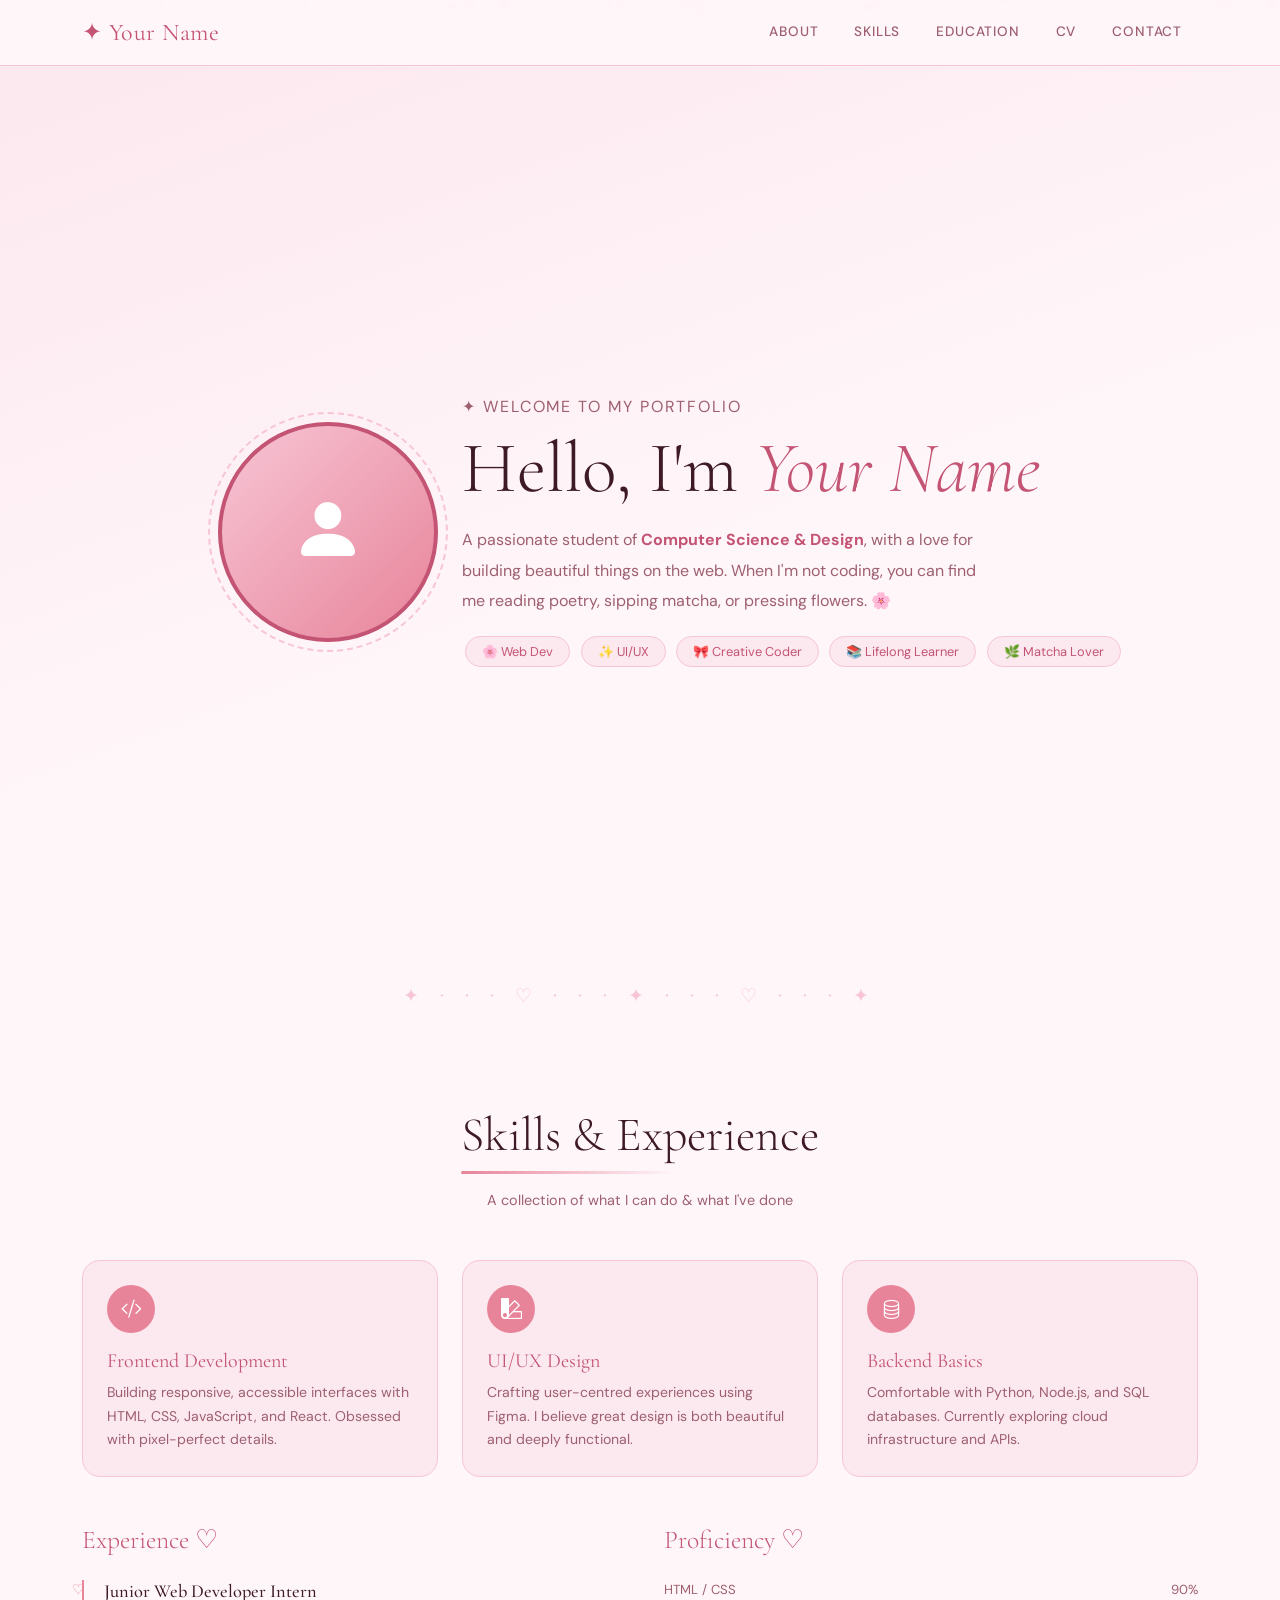
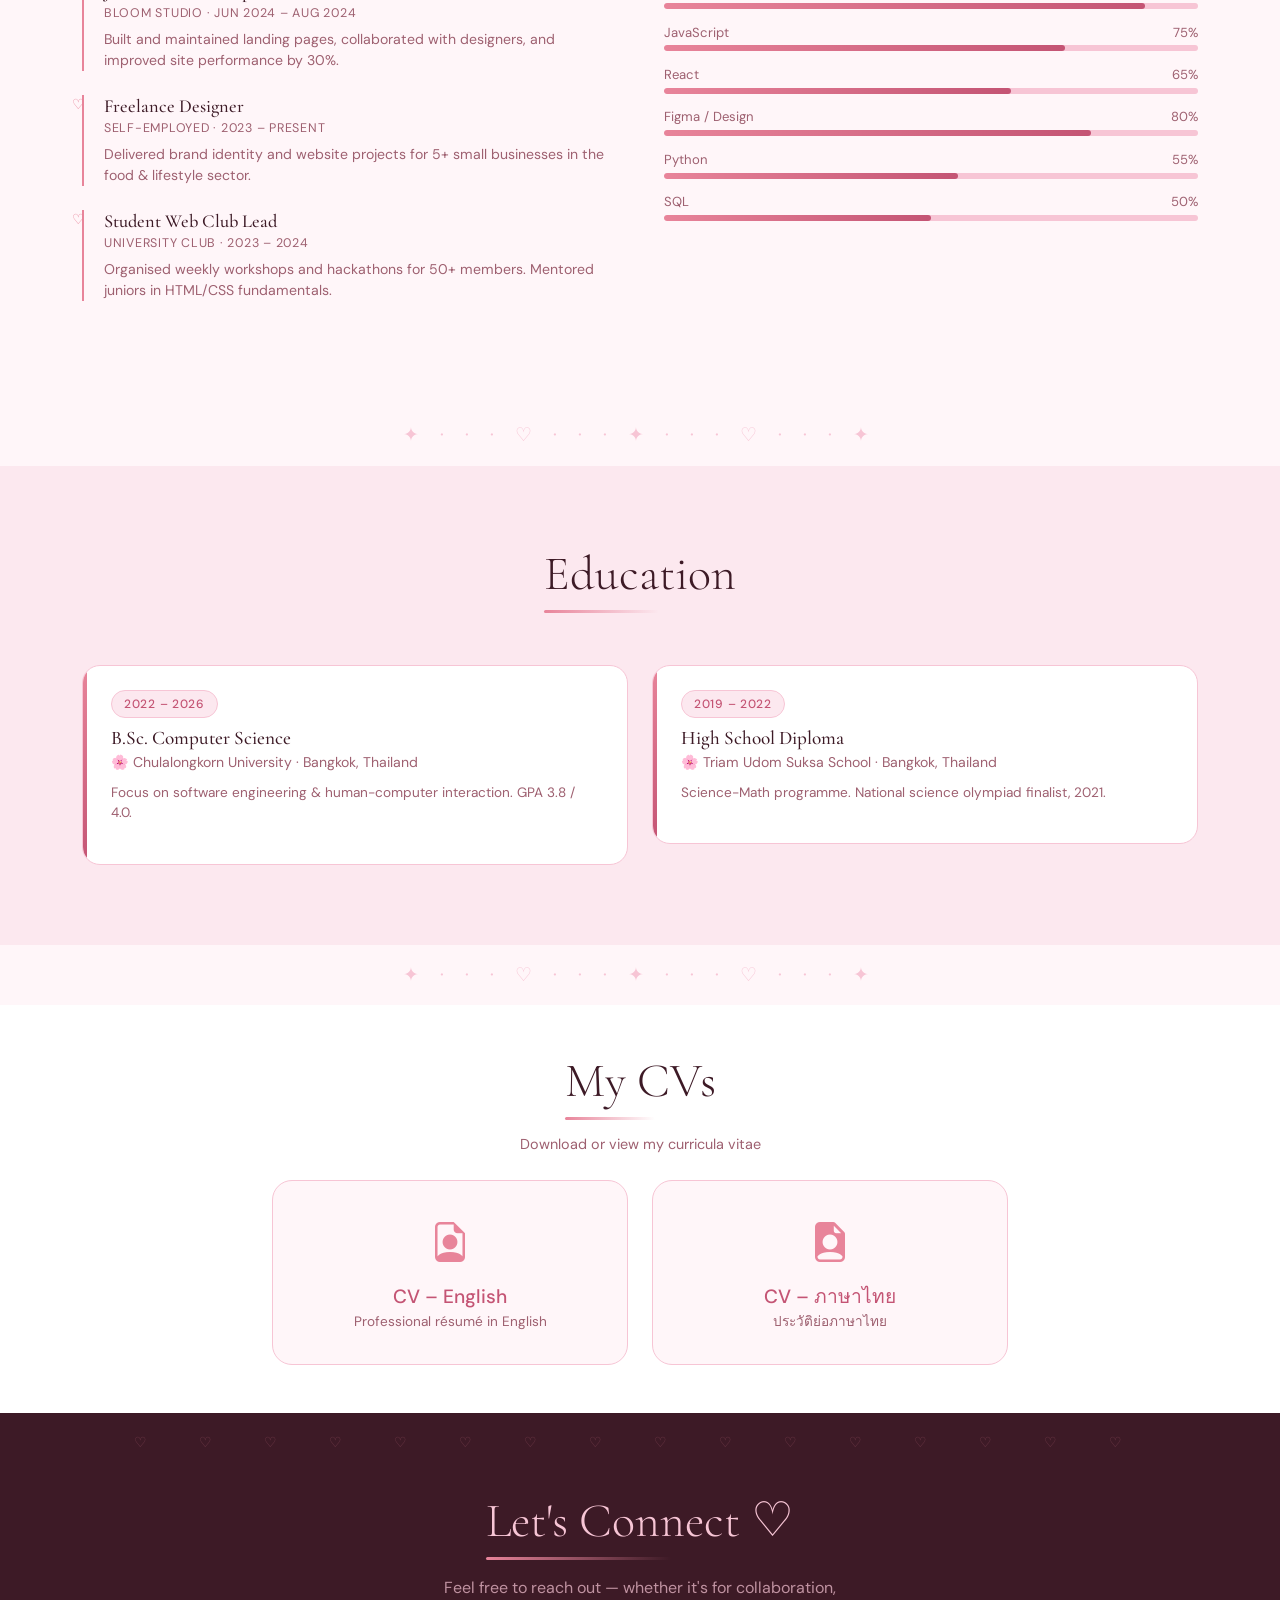
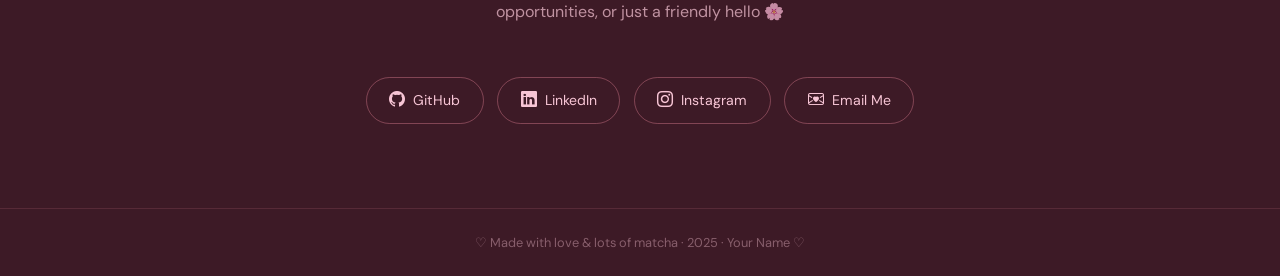
<file: rush/portfolio (2).html>
<!DOCTYPE html>
<html lang="en">
<head>
  <meta charset="UTF-8" />
  <meta name="viewport" content="width=device-width, initial-scale=1.0" />
  <title>My Portfolio ♡</title>
  <link href="https://cdn.jsdelivr.net/npm/bootstrap@5.3.3/dist/css/bootstrap.min.css" rel="stylesheet"/>
  <link href="https://fonts.googleapis.com/css2?family=Cormorant+Garamond:ital,wght@0,300;0,400;0,600;1,300;1,400&family=DM+Sans:wght@300;400;500&display=swap" rel="stylesheet"/>
  <link rel="stylesheet" href="https://cdn.jsdelivr.net/npm/bootstrap-icons@1.11.3/font/bootstrap-icons.min.css"/>
  <style>
    :root {
      --blush:    #f7c5d5;
      --rose:     #e8849a;
      --deep:     #c45474;
      --petal:    #fce8ef;
      --cream:    #fff6f9;
      --muted:    #9e6070;
      --dark:     #3d1a26;
      --ribbon:   #e07090;
    }

    * { box-sizing: border-box; }

    html { scroll-behavior: smooth; }

    body {
      font-family: 'DM Sans', sans-serif;
      background-color: var(--cream);
      color: var(--dark);
      cursor: url("data:image/svg+xml,%3Csvg xmlns='http://www.w3.org/2000/svg' width='20' height='20' viewBox='0 0 20 20'%3E%3Ccircle cx='10' cy='10' r='4' fill='%23e8849a' opacity='0.7'/%3E%3C/svg%3E") 10 10, auto;
    }

    h1, h2, h3, h4 {
      font-family: 'Cormorant Garamond', serif;
    }

    /* ── Bow decoration ── */
    .bow {
      display: inline-block;
      font-size: 1.4rem;
      line-height: 1;
    }

    /* ── Floating petals background ── */
    .petal-bg {
      position: fixed;
      inset: 0;
      pointer-events: none;
      z-index: 0;
      overflow: hidden;
    }
    .petal-bg span {
      position: absolute;
      width: 10px;
      height: 10px;
      background: var(--blush);
      border-radius: 0 60% 0 60%;
      opacity: 0.25;
      animation: floatPetal linear infinite;
    }
    @keyframes floatPetal {
      0%   { transform: translateY(-40px) rotate(0deg); opacity: 0; }
      10%  { opacity: 0.25; }
      90%  { opacity: 0.15; }
      100% { transform: translateY(110vh) rotate(360deg); opacity: 0; }
    }

    /* ── Navbar ── */
    .navbar {
      background: rgba(255,246,249,0.85) !important;
      backdrop-filter: blur(12px);
      border-bottom: 1.5px solid var(--blush);
      padding: 0.6rem 0;
    }
    .navbar-brand {
      font-family: 'Cormorant Garamond', serif;
      font-size: 1.5rem;
      color: var(--deep) !important;
      letter-spacing: 0.02em;
    }
    .nav-link {
      color: var(--muted) !important;
      font-size: 0.85rem;
      font-weight: 500;
      letter-spacing: 0.06em;
      text-transform: uppercase;
      padding: 0.4rem 1rem !important;
      position: relative;
      transition: color 0.2s;
    }
    .nav-link::after {
      content: '';
      position: absolute;
      bottom: 0; left: 50%; right: 50%;
      height: 1.5px;
      background: var(--rose);
      transition: left 0.25s, right 0.25s;
    }
    .nav-link:hover { color: var(--deep) !important; }
    .nav-link:hover::after { left: 1rem; right: 1rem; }
    .navbar-toggler { border-color: var(--blush); }
    .navbar-toggler-icon {
      background-image: url("data:image/svg+xml,%3csvg xmlns='http://www.w3.org/2000/svg' viewBox='0 0 30 30'%3e%3cpath stroke='%23c45474' stroke-linecap='round' stroke-miterlimit='10' stroke-width='2' d='M4 7h22M4 15h22M4 23h22'/%3e%3c/svg%3e");
    }

    /* ── Sections ── */
    section { position: relative; z-index: 1; }

    /* ── Hero / About ── */
    #about {
      min-height: 100vh;
      display: flex;
      align-items: center;
      padding: 6rem 0 4rem;
      background: linear-gradient(160deg, var(--petal) 0%, var(--cream) 55%);
    }
    .about-photo-wrap {
      position: relative;
      display: inline-block;
    }
    .about-photo-wrap::before {
      content: '';
      position: absolute;
      inset: -10px;
      border: 2px dashed var(--blush);
      border-radius: 50%;
      animation: spin 20s linear infinite;
    }
    @keyframes spin { to { transform: rotate(360deg); } }
    .about-photo {
      width: 220px;
      height: 220px;
      border-radius: 50%;
      object-fit: cover;
      border: 4px solid var(--rose);
      display: block;
    }
    .about-photo-placeholder {
      width: 220px;
      height: 220px;
      border-radius: 50%;
      background: linear-gradient(135deg, var(--blush), var(--rose));
      display: flex;
      align-items: center;
      justify-content: center;
      border: 4px solid var(--deep);
      font-size: 5rem;
      color: white;
    }
    .hero-title {
      font-size: clamp(2.8rem, 6vw, 4.5rem);
      font-weight: 300;
      line-height: 1.15;
      color: var(--dark);
    }
    .hero-title em {
      color: var(--deep);
      font-style: italic;
    }
    .hero-subtitle {
      font-family: 'DM Sans', sans-serif;
      font-size: 1rem;
      color: var(--muted);
      letter-spacing: 0.12em;
      text-transform: uppercase;
    }
    .tag-pill {
      display: inline-block;
      background: var(--petal);
      border: 1px solid var(--blush);
      color: var(--deep);
      border-radius: 50px;
      padding: 0.3rem 1rem;
      font-size: 0.8rem;
      margin: 0.2rem;
    }

    /* ── Divider ribbon ── */
    .ribbon-divider {
      text-align: center;
      padding: 1rem 0;
      font-size: 1.2rem;
      color: var(--blush);
      letter-spacing: 0.5rem;
      user-select: none;
    }

    /* ── Showcase ── */
    #showcase {
      padding: 5rem 0;
      background: var(--cream);
    }
    .section-heading {
      font-size: clamp(2rem, 4vw, 3rem);
      font-weight: 300;
      color: var(--dark);
      position: relative;
      display: inline-block;
      margin-bottom: 0.25rem;
    }
    .section-heading::after {
      content: '';
      display: block;
      height: 3px;
      width: 60%;
      background: linear-gradient(90deg, var(--rose), transparent);
      margin-top: 0.4rem;
      border-radius: 2px;
    }
    .skill-card {
      background: var(--petal);
      border: 1px solid var(--blush);
      border-radius: 18px;
      padding: 1.5rem;
      height: 100%;
      transition: transform 0.25s, box-shadow 0.25s;
    }
    .skill-card:hover {
      transform: translateY(-6px);
      box-shadow: 0 12px 32px rgba(228,132,154,0.18);
    }
    .skill-card .icon-wrap {
      width: 48px; height: 48px;
      border-radius: 50%;
      background: var(--rose);
      display: flex; align-items: center; justify-content: center;
      color: white;
      font-size: 1.3rem;
      margin-bottom: 1rem;
    }
    .skill-card h4 {
      font-size: 1.25rem;
      font-weight: 400;
      color: var(--deep);
      margin-bottom: 0.5rem;
    }
    .skill-card p {
      font-size: 0.88rem;
      color: var(--muted);
      line-height: 1.7;
      margin: 0;
    }
    .exp-item {
      border-left: 2px solid var(--rose);
      padding-left: 1.25rem;
      margin-bottom: 1.5rem;
      position: relative;
    }
    .exp-item::before {
      content: '♡';
      position: absolute;
      left: -0.75rem;
      top: 0;
      color: var(--rose);
      font-size: 0.85rem;
      line-height: 1.5;
    }
    .exp-item h5 {
      font-family: 'Cormorant Garamond', serif;
      font-size: 1.15rem;
      color: var(--dark);
      margin-bottom: 0.1rem;
    }
    .exp-item .role-meta {
      font-size: 0.78rem;
      color: var(--muted);
      letter-spacing: 0.06em;
      text-transform: uppercase;
      margin-bottom: 0.4rem;
    }
    .exp-item p {
      font-size: 0.88rem;
      color: var(--muted);
      margin: 0;
    }
    .progress-label {
      font-size: 0.82rem;
      color: var(--muted);
      margin-bottom: 0.2rem;
      display: flex;
      justify-content: space-between;
    }
    .progress {
      height: 6px;
      border-radius: 99px;
      background: var(--blush);
      margin-bottom: 0.85rem;
    }
    .progress-bar {
      background: linear-gradient(90deg, var(--rose), var(--deep));
      border-radius: 99px;
    }

    /* ── Education ── */
    #education {
      padding: 5rem 0;
      background: var(--petal);
    }
    .edu-card {
      background: white;
      border: 1px solid var(--blush);
      border-radius: 18px;
      padding: 1.5rem 1.75rem;
      position: relative;
      overflow: hidden;
    }
    .edu-card::before {
      content: '';
      position: absolute;
      top: 0; left: 0;
      width: 4px; height: 100%;
      background: linear-gradient(180deg, var(--rose), var(--deep));
    }
    .edu-card .year-badge {
      background: var(--petal);
      color: var(--deep);
      font-size: 0.75rem;
      font-weight: 500;
      letter-spacing: 0.06em;
      padding: 0.25rem 0.75rem;
      border-radius: 50px;
      border: 1px solid var(--blush);
      display: inline-block;
      margin-bottom: 0.6rem;
    }
    .edu-card h4 {
      font-size: 1.2rem;
      color: var(--dark);
      margin-bottom: 0.1rem;
    }
    .edu-card .school {
      font-size: 0.88rem;
      color: var(--muted);
    }

    /* ── Contact ── */
    #contact {
      padding: 5rem 0;
      background: var(--dark);
      position: relative;
      overflow: hidden;
    }
    #contact::before {
      content: '♡ ♡ ♡ ♡ ♡ ♡ ♡ ♡ ♡ ♡ ♡ ♡ ♡ ♡ ♡ ♡';
      position: absolute;
      top: 1.2rem;
      left: 0; right: 0;
      text-align: center;
      font-size: 0.9rem;
      color: var(--rose);
      opacity: 0.3;
      letter-spacing: 1.5rem;
    }
    #contact .section-heading { color: var(--blush); }
    #contact .section-heading::after { background: linear-gradient(90deg, var(--rose), transparent); }
    #contact p { color: var(--blush); opacity: 0.7; }
    .social-btn {
      display: inline-flex;
      align-items: center;
      gap: 0.5rem;
      background: transparent;
      border: 1px solid rgba(232,132,154,0.4);
      color: var(--blush);
      border-radius: 50px;
      padding: 0.65rem 1.4rem;
      font-size: 0.88rem;
      text-decoration: none;
      transition: background 0.22s, border-color 0.22s, color 0.22s;
      margin: 0.3rem;
    }
    .social-btn:hover {
      background: var(--rose);
      border-color: var(--rose);
      color: white;
    }
    .social-btn i { font-size: 1rem; }

    /* ── Footer ── */
    footer {
      background: var(--dark);
      border-top: 1px solid rgba(232,132,154,0.15);
      padding: 1.5rem 0;
      text-align: center;
      color: rgba(247,197,213,0.4);
      font-size: 0.8rem;
    }

    /* ── CV links section ── */
    #cv-links {
      padding: 3rem 0;
      background: white;
    }
    .cv-link-card {
      border: 1.5px solid var(--blush);
      border-radius: 20px;
      padding: 2rem;
      text-align: center;
      text-decoration: none;
      color: var(--dark);
      display: block;
      transition: all 0.25s;
      background: var(--cream);
    }
    .cv-link-card:hover {
      background: var(--petal);
      border-color: var(--rose);
      color: var(--dark);
      transform: translateY(-4px);
      box-shadow: 0 8px 24px rgba(228,132,154,0.2);
    }
    .cv-link-card .cv-icon {
      font-size: 2.5rem;
      color: var(--rose);
      margin-bottom: 0.75rem;
    }
    .cv-link-card h5 {
      font-size: 1.2rem;
      color: var(--deep);
      margin-bottom: 0.25rem;
    }
    .cv-link-card p {
      font-size: 0.85rem;
      color: var(--muted);
      margin: 0;
    }

    /* ── Animations on scroll ── */
    .fade-up {
      opacity: 0;
      transform: translateY(28px);
      transition: opacity 0.6s ease, transform 0.6s ease;
    }
    .fade-up.visible {
      opacity: 1;
      transform: none;
    }

    /* ── Responsive tweaks ── */
    @media (max-width: 767px) {
      #about { text-align: center; }
      .about-photo-wrap { margin-bottom: 2rem; }
      .exp-item::before { display: none; }
    }
  </style>
</head>
<body>

<!-- Floating petals -->
<div class="petal-bg" id="petals"></div>

<!-- ── NAVBAR ── -->
<nav class="navbar navbar-expand-lg sticky-top">
  <div class="container">
    <a class="navbar-brand" href="#about">✦ Your Name</a>
    <button class="navbar-toggler" type="button" data-bs-toggle="collapse" data-bs-target="#navMenu">
      <span class="navbar-toggler-icon"></span>
    </button>
    <div class="collapse navbar-collapse justify-content-end" id="navMenu">
      <ul class="navbar-nav gap-1">
        <li class="nav-item"><a class="nav-link" href="#about">About</a></li>
        <li class="nav-item"><a class="nav-link" href="#showcase">Skills</a></li>
        <li class="nav-item"><a class="nav-link" href="#education">Education</a></li>
        <li class="nav-item"><a class="nav-link" href="#cv-links">CV</a></li>
        <li class="nav-item"><a class="nav-link" href="#contact">Contact</a></li>
      </ul>
    </div>
  </div>
</nav>

<!-- ── ABOUT ── -->
<section id="about">
  <div class="container">
    <div class="row align-items-center gy-4">
      <div class="col-md-4 text-center text-md-end">
        <div class="about-photo-wrap d-inline-block">
          <!-- Replace src with your photo, or keep the placeholder -->
          <div class="about-photo-placeholder">
            <i class="bi bi-person-fill" style="font-size:4.5rem;color:white;"></i>
          </div>
          <!-- <img src="your-photo.jpg" alt="Your Name" class="about-photo"> -->
        </div>
      </div>
      <div class="col-md-8">
        <p class="hero-subtitle mb-2">✦ Welcome to my portfolio</p>
        <h1 class="hero-title mb-3">Hello, I'm <em>Your Name</em></h1>
        <p style="color:var(--muted);line-height:1.9;max-width:540px;">
          A passionate student of <strong style="color:var(--deep);">Computer Science &amp; Design</strong>,
          with a love for building beautiful things on the web. When I'm not coding,
          you can find me reading poetry, sipping matcha, or pressing flowers. 🌸
        </p>
        <div class="mt-3">
          <span class="tag-pill">🌸 Web Dev</span>
          <span class="tag-pill">✨ UI/UX</span>
          <span class="tag-pill">🎀 Creative Coder</span>
          <span class="tag-pill">📚 Lifelong Learner</span>
          <span class="tag-pill">🌿 Matcha Lover</span>
        </div>
      </div>
    </div>
  </div>
</section>

<div class="ribbon-divider">✦ · · · ♡ · · · ✦ · · · ♡ · · · ✦</div>

<!-- ── SHOWCASE ── -->
<section id="showcase">
  <div class="container">
    <div class="text-center mb-5 fade-up">
      <h2 class="section-heading">Skills &amp; Experience</h2>
      <p style="color:var(--muted);font-size:0.9rem;margin-top:0.75rem;">A collection of what I can do &amp; what I've done</p>
    </div>

    <!-- Skill cards -->
    <div class="row g-4 mb-5">
      <div class="col-md-4 fade-up">
        <div class="skill-card">
          <div class="icon-wrap"><i class="bi bi-code-slash"></i></div>
          <h4>Frontend Development</h4>
          <p>Building responsive, accessible interfaces with HTML, CSS, JavaScript, and React. Obsessed with pixel-perfect details.</p>
        </div>
      </div>
      <div class="col-md-4 fade-up">
        <div class="skill-card">
          <div class="icon-wrap"><i class="bi bi-palette2"></i></div>
          <h4>UI/UX Design</h4>
          <p>Crafting user-centred experiences using Figma. I believe great design is both beautiful and deeply functional.</p>
        </div>
      </div>
      <div class="col-md-4 fade-up">
        <div class="skill-card">
          <div class="icon-wrap"><i class="bi bi-database"></i></div>
          <h4>Backend Basics</h4>
          <p>Comfortable with Python, Node.js, and SQL databases. Currently exploring cloud infrastructure and APIs.</p>
        </div>
      </div>
    </div>

    <div class="row g-5">
      <!-- Experience timeline -->
      <div class="col-md-6 fade-up">
        <h3 style="font-size:1.6rem;font-weight:300;color:var(--deep);margin-bottom:1.5rem;">Experience ♡</h3>
        <div class="exp-item">
          <h5>Junior Web Developer Intern</h5>
          <div class="role-meta">Bloom Studio · Jun 2024 – Aug 2024</div>
          <p>Built and maintained landing pages, collaborated with designers, and improved site performance by 30%.</p>
        </div>
        <div class="exp-item">
          <h5>Freelance Designer</h5>
          <div class="role-meta">Self-employed · 2023 – Present</div>
          <p>Delivered brand identity and website projects for 5+ small businesses in the food & lifestyle sector.</p>
        </div>
        <div class="exp-item">
          <h5>Student Web Club Lead</h5>
          <div class="role-meta">University Club · 2023 – 2024</div>
          <p>Organised weekly workshops and hackathons for 50+ members. Mentored juniors in HTML/CSS fundamentals.</p>
        </div>
      </div>

      <!-- Skills progress bars -->
      <div class="col-md-6 fade-up">
        <h3 style="font-size:1.6rem;font-weight:300;color:var(--deep);margin-bottom:1.5rem;">Proficiency ♡</h3>
        <div class="progress-label"><span>HTML / CSS</span><span>90%</span></div>
        <div class="progress"><div class="progress-bar" style="width:90%"></div></div>

        <div class="progress-label"><span>JavaScript</span><span>75%</span></div>
        <div class="progress"><div class="progress-bar" style="width:75%"></div></div>

        <div class="progress-label"><span>React</span><span>65%</span></div>
        <div class="progress"><div class="progress-bar" style="width:65%"></div></div>

        <div class="progress-label"><span>Figma / Design</span><span>80%</span></div>
        <div class="progress"><div class="progress-bar" style="width:80%"></div></div>

        <div class="progress-label"><span>Python</span><span>55%</span></div>
        <div class="progress"><div class="progress-bar" style="width:55%"></div></div>

        <div class="progress-label"><span>SQL</span><span>50%</span></div>
        <div class="progress"><div class="progress-bar" style="width:50%"></div></div>
      </div>
    </div>
  </div>
</section>

<div class="ribbon-divider">✦ · · · ♡ · · · ✦ · · · ♡ · · · ✦</div>

<!-- ── EDUCATION ── -->
<section id="education">
  <div class="container">
    <div class="text-center mb-5 fade-up">
      <h2 class="section-heading">Education</h2>
    </div>
    <div class="row g-4">
      <div class="col-md-6 fade-up">
        <div class="edu-card">
          <span class="year-badge">2022 – 2026</span>
          <h4>B.Sc. Computer Science</h4>
          <div class="school">🌸 Chulalongkorn University · Bangkok, Thailand</div>
          <p style="font-size:0.85rem;color:var(--muted);margin-top:0.6rem;">
            Focus on software engineering &amp; human-computer interaction. GPA 3.8 / 4.0.
          </p>
        </div>
      </div>
      <div class="col-md-6 fade-up">
        <div class="edu-card">
          <span class="year-badge">2019 – 2022</span>
          <h4>High School Diploma</h4>
          <div class="school">🌸 Triam Udom Suksa School · Bangkok, Thailand</div>
          <p style="font-size:0.85rem;color:var(--muted);margin-top:0.6rem;">
            Science-Math programme. National science olympiad finalist, 2021.
          </p>
        </div>
      </div>
    </div>
  </div>
</section>

<div class="ribbon-divider">✦ · · · ♡ · · · ✦ · · · ♡ · · · ✦</div>

<!-- ── CV LINKS ── -->
<section id="cv-links">
  <div class="container">
    <div class="text-center mb-4 fade-up">
      <h2 class="section-heading">My CVs</h2>
      <p style="color:var(--muted);font-size:0.9rem;margin-top:0.6rem;">Download or view my curricula vitae</p>
    </div>
    <div class="row justify-content-center g-4">
      <div class="col-md-4 col-sm-6 fade-up">
        <a href="cv-english.pdf" class="cv-link-card">
          <div class="cv-icon"><i class="bi bi-file-earmark-person"></i></div>
          <h5>CV – English</h5>
          <p>Professional résumé in English</p>
        </a>
      </div>
      <div class="col-md-4 col-sm-6 fade-up">
        <a href="cv-thai.pdf" class="cv-link-card">
          <div class="cv-icon"><i class="bi bi-file-earmark-person-fill"></i></div>
          <h5>CV – ภาษาไทย</h5>
          <p>ประวัติย่อภาษาไทย</p>
        </a>
      </div>
    </div>
  </div>
</section>

<!-- ── CONTACT ── -->
<section id="contact">
  <div class="container position-relative" style="z-index:1;">
    <div class="text-center mb-5 fade-up">
      <h2 class="section-heading">Let's Connect ♡</h2>
      <p style="max-width:400px;margin:0.75rem auto 0;">
        Feel free to reach out — whether it's for collaboration, opportunities, or just a friendly hello 🌸
      </p>
    </div>
    <div class="text-center fade-up">
      <a href="https://github.com/yourusername" class="social-btn" target="_blank">
        <i class="bi bi-github"></i> GitHub
      </a>
      <a href="https://linkedin.com/in/yourusername" class="social-btn" target="_blank">
        <i class="bi bi-linkedin"></i> LinkedIn
      </a>
      <a href="https://instagram.com/yourusername" class="social-btn" target="_blank">
        <i class="bi bi-instagram"></i> Instagram
      </a>
      <a href="mailto:you@email.com" class="social-btn">
        <i class="bi bi-envelope-heart"></i> Email Me
      </a>
    </div>
  </div>
</section>

<!-- ── FOOTER ── -->
<footer>
  <p class="mb-0">♡ Made with love &amp; lots of matcha · 2025 · Your Name ♡</p>
</footer>

<script src="https://cdn.jsdelivr.net/npm/bootstrap@5.3.3/dist/js/bootstrap.bundle.min.js"></script>
<script>
  // Floating petals
  const petalContainer = document.getElementById('petals');
  for (let i = 0; i < 22; i++) {
    const p = document.createElement('span');
    p.style.cssText = `
      left: ${Math.random()*100}%;
      width: ${6 + Math.random()*10}px;
      height: ${6 + Math.random()*10}px;
      animation-duration: ${8 + Math.random()*14}s;
      animation-delay: ${Math.random()*12}s;
      opacity: ${0.1 + Math.random()*0.2};
      transform: rotate(${Math.random()*360}deg);
    `;
    petalContainer.appendChild(p);
  }

  // Scroll-triggered fade-up
  const observer = new IntersectionObserver((entries) => {
    entries.forEach(e => { if (e.isIntersecting) e.target.classList.add('visible'); });
  }, { threshold: 0.12 });
  document.querySelectorAll('.fade-up').forEach(el => observer.observe(el));
</script>
</body>
</html>
</file>
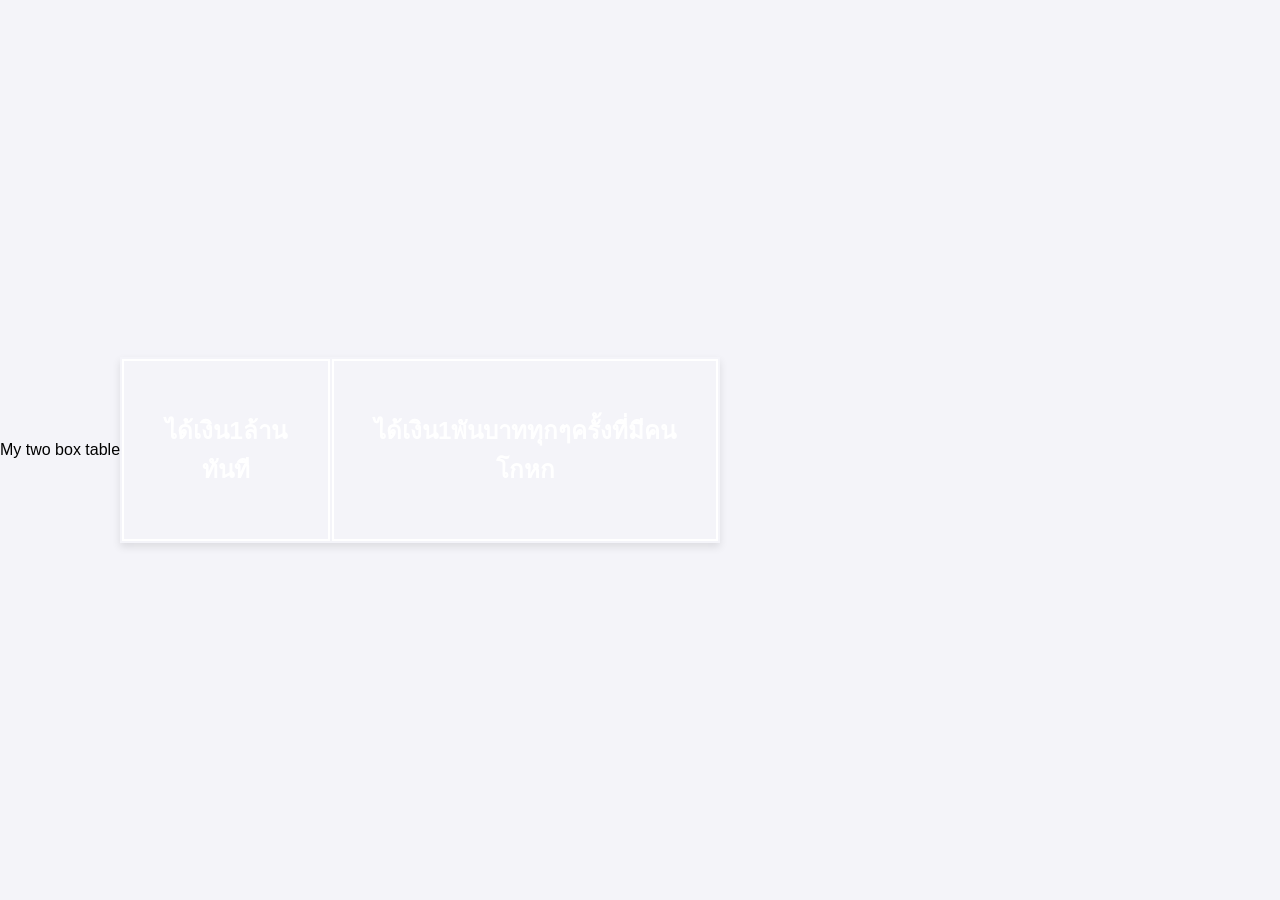
<file: cell01/ex05/tab.html>
<!doctype html>
<html lang="th">
<head>
  <meta charset="utf-8">
  <meta name="viewport" content="width=device-width, initial-scale=1.0">
  <tittle>My two box table</tittle>
  <style>

    body {
      display: flex;
      justtify-content: center;
      align-items: center;
      height: 100vh;
      margin: 0;
      background-color: #f4f4f9;
      font-family: 'segoe ui', tahoma, geneva, verdana, sans-serif;
    }

    table {
      border-collapse: callapes;
      width: 80%;
      max-width: 600px;
      box-shadow: 0 4px 8px rgba(0,0,0,0.1);
    }

    td {
      width: 50;
      padding: 50px 20px;
      text-align: center;
      font-size: 24px;
      font-weight: bold;
      color: white;
      border:2px solid #ffffff;
    }

    box-1 {
       background-color: #ff6b6b;
    }
    
    box-2 {
      background-color: #4ecdc4;
    }
   </style>
  </head>
  <body>

    <table>
        <tr>
          <td class="box-1">ได้เงิน1ล้านทันที </td>
          <td class="box-2">ได้เงิน1พันบาททุกๆครั้งที่มีคนโกหก </td>
        </tr>
    </table>
  </body>
</file>
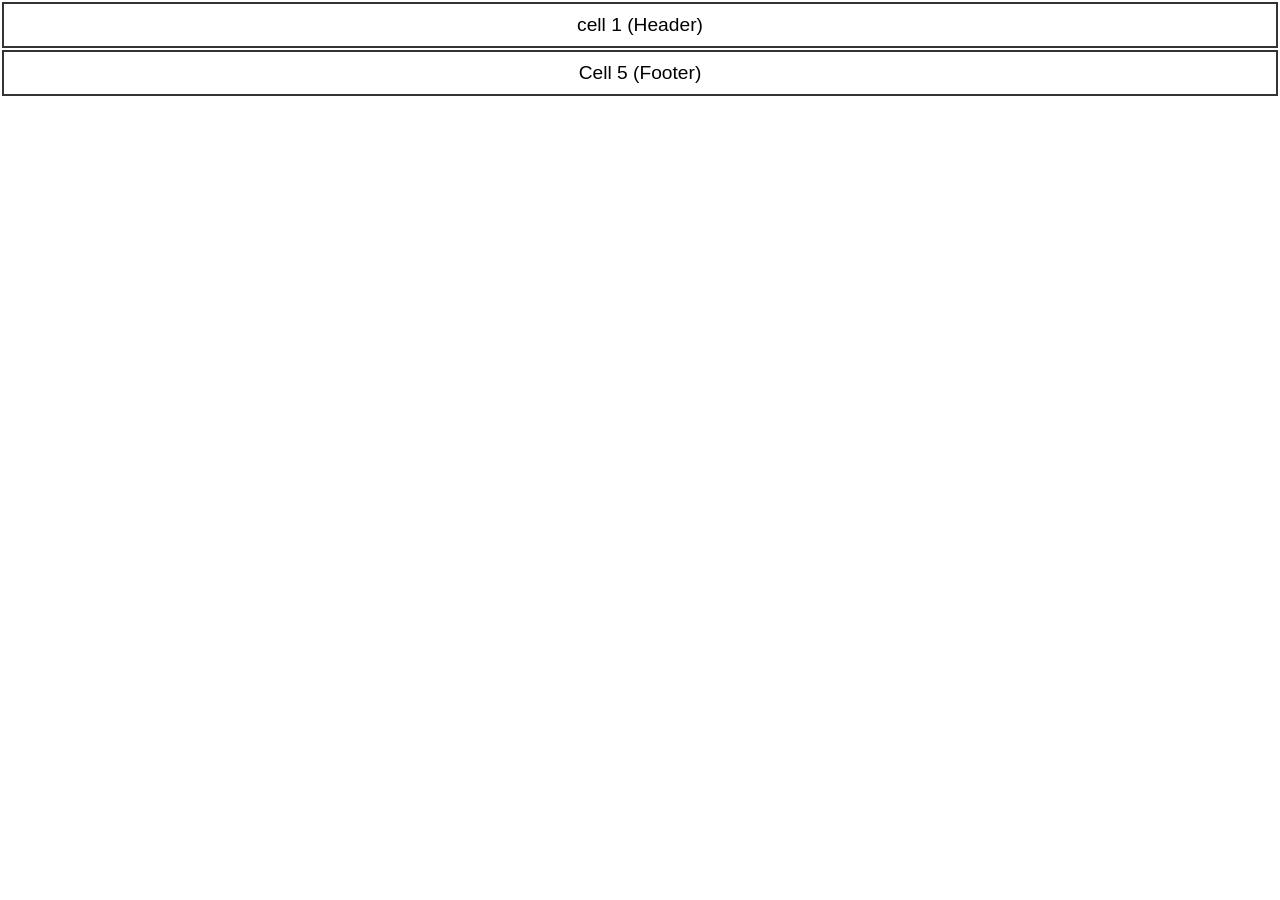
<file: cell01/ex06/responsive.html>
<!doctype html>
<html lang="th">
<head>
<meta charset="utf-8">
<meta name="viewport" content="width=device=width, initial-scale=1.0">
<title>responsive 5-cell table</title>
<style>

  html, body{
    margin: 0;
    padding: 0;
    width: 100%;
    height: 100%
    box-sizing: border-box;
    overflow: hidden;
  }

  table{
    width: 100vw;
    height 100vh;
    border-collape: collapse;

    table-layout: fixed;
  }

  td{
    border:2px solid #333;
    text-align: center;
    font-family: sans-serif;
    font-size: 1.2rem;
    padding: 10px;

    word-wrap: break-word;
    overflow: hidden;
  }

  .cell-1 { background color: #ffcccc; height: 20%; }
  .cell-2 { background color: #ccffcc; width: 25%; }
  .cell-3 { background color: #ccccff; width: 50%; }
  .cell-4 { background color: #ffffcc; width: 25%; }
  .cell-5 { background color: #ffccff; height: 20% }

</style>
</head>
<body>

  <table>
    <tr>
      <td colspan="3" class="cell-1">cell 1 (Header)</td>
    </tr>
    <tr>
      <td colspan="3" class="cell-5">Cell 5 (Footer)</td>
    </tr>
  </table>
  
</body>
</html>
</file>
